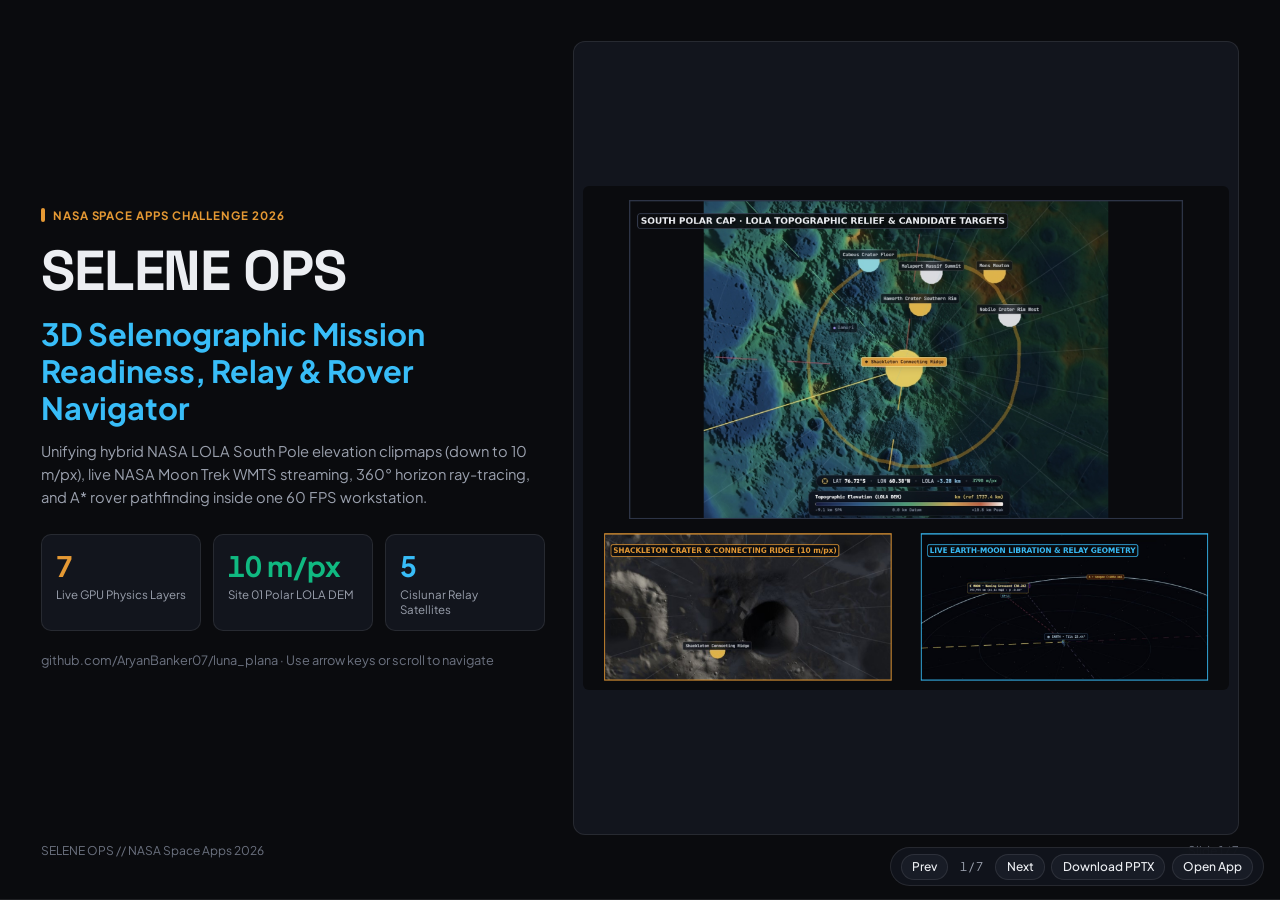
<file: public/presentation.html>
<!DOCTYPE html>
<html lang="en">
<head>
  <meta charset="UTF-8" />
  <meta name="viewport" content="width=device-width, initial-scale=1.0" />
  <title>SELENE OPS // NASA Space Apps 2026 Presentation</title>
  <link rel="preconnect" href="https://fonts.googleapis.com" />
  <link rel="preconnect" href="https://fonts.gstatic.com" crossorigin />
  <link href="https://fonts.googleapis.com/css2?family=Plus+Jakarta+Sans:wght@400;500;600;700&family=Space+Grotesk:wght@600;700&display=swap" rel="stylesheet" />
  <style>
    :root {
      --bg-void: #0a0b0e;
      --bg-surface: #12151d;
      --bg-control: #181c26;
      --border: rgba(255, 255, 255, 0.09);
      --text-primary: #eceef2;
      --text-secondary: #9ba1ae;
      --text-muted: #6c7280;
      --amber: #e59934;
      --cyan: #38bdf8;
      --emerald: #10b981;
      --red: #ef4444;
      --slide-padding: clamp(1rem, 3.2vw, 3rem);
    }
    * { box-sizing: border-box; margin: 0; padding: 0; }
    html, body { height: 100%; overflow: hidden; background: var(--bg-void); color: var(--text-primary); font-family: 'Plus Jakarta Sans', -apple-system, sans-serif; }
    .deck { height: 100dvh; width: 100vw; overflow-y: auto; scroll-snap-type: y mandatory; scroll-behavior: smooth; }
    .slide {
      width: 100vw; height: 100vh; height: 100dvh; overflow: hidden;
      scroll-snap-align: start; display: flex; flex-direction: column; justify-content: space-between;
      padding: var(--slide-padding); position: relative; border-bottom: 1px solid var(--border);
    }
    .title-font { font-family: 'Space Grotesk', sans-serif; letter-spacing: -0.02em; }
    .header { border-bottom: 1px solid var(--border); padding-bottom: clamp(0.45rem, 1vh, 0.85rem); margin-bottom: clamp(0.75rem, 1.5vh, 1.25rem); }
    .kicker { display: inline-flex; align-items: center; gap: 0.5rem; font-size: clamp(0.68rem, 0.9vw, 0.82rem); font-weight: 700; letter-spacing: 0.08em; color: var(--amber); text-transform: uppercase; }
    .kicker::before { content: ''; width: 4px; height: 14px; background: var(--amber); border-radius: 2px; }
    h1 { font-size: clamp(2.1rem, 4.4vw, 3.6rem); line-height: 1.08; margin-top: 0.6rem; }
    h2 { font-size: clamp(1.25rem, 2.4vw, 2rem); line-height: 1.2; margin-top: 0.25rem; }
    .subtitle { font-size: clamp(0.82rem, 1.15vw, 1rem); color: var(--text-secondary); margin-top: 0.3rem; }
    .split { flex: 1; min-height: 0; display: grid; grid-template-columns: minmax(280px, 1fr) minmax(320px, 1.32fr); gap: clamp(1rem, 2.2vw, 2rem); align-items: stretch; }
    .stack { display: flex; flex-direction: column; gap: clamp(0.5rem, 1vh, 0.85rem); justify-content: center; min-height: 0; }
    .card {
      background: var(--bg-surface); border: 1px solid var(--border); border-radius: 10px;
      padding: clamp(0.6rem, 1.15vh, 0.95rem) clamp(0.75rem, 1.2vw, 1.1rem);
      border-left: 3px solid var(--amber);
    }
    .card.cyan { border-left-color: var(--cyan); }
    .card.emerald { border-left-color: var(--emerald); }
    .card.red { border-left-color: var(--red); }
    .card h3 { font-size: clamp(0.84rem, 1.1vw, 1rem); font-weight: 600; color: var(--text-primary); }
    .card p { font-size: clamp(0.74rem, 0.96vw, 0.88rem); color: var(--text-secondary); line-height: 1.42; margin-top: 0.25rem; }
    .fig-frame {
      background: var(--bg-surface); border: 1px solid var(--border); border-radius: 12px;
      padding: 0.55rem; display: flex; align-items: center; justify-content: center; min-height: 0; overflow: hidden;
    }
    .fig-frame img { max-width: 100%; max-height: 100%; object-fit: contain; border-radius: 6px; }
    .kpi-row { display: grid; grid-template-columns: repeat(3, 1fr); gap: 0.75rem; margin-top: 1rem; }
    .kpi { background: var(--bg-surface); border: 1px solid var(--border); border-radius: 10px; padding: 0.85rem; }
    .kpi strong { display: block; font-size: clamp(1.3rem, 2.2vw, 1.9rem); font-variant-numeric: tabular-nums; }
    .kpi span { display: block; font-size: clamp(0.7rem, 0.9vw, 0.82rem); color: var(--text-secondary); margin-top: 0.2rem; }
    table { width: 100%; border-collapse: collapse; font-size: clamp(0.7rem, 0.92vw, 0.84rem); background: var(--bg-surface); border: 1px solid var(--border); border-radius: 10px; overflow: hidden; }
    th, td { text-align: left; padding: clamp(0.4rem, 0.8vh, 0.65rem) 0.75rem; border-bottom: 1px solid var(--border); }
    th { background: var(--bg-control); color: var(--amber); font-weight: 600; }
    td { color: var(--text-secondary); }
    td:first-child { color: var(--text-primary); font-weight: 600; }
    .footer { display: flex; align-items: center; justify-content: space-between; font-size: 0.75rem; color: var(--text-muted); padding-top: 0.5rem; }
    .nav-bar {
      position: fixed; right: 1rem; bottom: 0.85rem; z-index: 50; display: flex; align-items: center; gap: 0.4rem;
      background: rgba(18, 21, 29, 0.92); backdrop-filter: blur(12px); border: 1px solid var(--border); border-radius: 999px; padding: 0.35rem 0.6rem;
    }
    .nav-btn {
      background: var(--bg-control); color: var(--text-primary); border: 1px solid var(--border);
      border-radius: 999px; padding: 0.28rem 0.65rem; font-size: 0.75rem; font-family: inherit; font-weight: 500; cursor: pointer; text-decoration: none;
    }
    .nav-btn:hover { background: #eceef2; color: #0a0b0e; }
    @media (max-width: 860px) { .split { grid-template-columns: 1fr; } .fig-frame { max-height: 38vh; } }
  </style>
</head>
<body>
  <div class="nav-bar">
    <button class="nav-btn" onclick="go(-1)">Prev</button>
    <span id="counter" style="font-size:0.75rem; color:#9ba1ae; padding:0 0.35rem; font-variant-numeric:tabular-nums;">1 / 7</span>
    <button class="nav-btn" onclick="go(1)">Next</button>
    <a class="nav-btn" href="./SELENE_OPS_SpaceApps_2026_Presentation.pptx" download>Download PPTX</a>
    <a class="nav-btn" href="./">Open App</a>
  </div>

  <main class="deck" id="deck">
    <section class="slide">
      <div class="split">
        <div class="stack">
          <div class="kicker">NASA Space Apps Challenge 2026</div>
          <h1 class="title-font">SELENE OPS</h1>
          <h2 style="color:var(--cyan); margin-top:0.3rem;">3D Selenographic Mission Readiness, Relay &amp; Rover Navigator</h2>
          <p class="subtitle" style="line-height:1.55;">Unifying hybrid NASA LOLA South Pole elevation clipmaps (down to 10 m/px), live NASA Moon Trek WMTS streaming, 360° horizon ray-tracing, and A* rover pathfinding inside one 60 FPS workstation.</p>
          <div class="kpi-row">
            <div class="kpi"><strong style="color:var(--amber);">7</strong><span>Live GPU Physics Layers</span></div>
            <div class="kpi"><strong style="color:var(--emerald);">10 m/px</strong><span>Site 01 Polar LOLA DEM</span></div>
            <div class="kpi"><strong style="color:var(--cyan);">5</strong><span>Cislunar Relay Satellites</span></div>
          </div>
          <div style="margin-top:0.75rem; font-size:0.8rem; color:var(--text-muted);">github.com/AryanBanker07/luna_plana · Use arrow keys or scroll to navigate</div>
        </div>
        <div class="fig-frame"><img src="./slides/slide1_hero_composite.png" alt="SELENE OPS South Pole 3D View" /></div>
      </div>
      <div class="footer"><span>SELENE OPS // NASA Space Apps 2026</span><span>Slide 1 / 7</span></div>
    </section>

    <section class="slide">
      <div class="header">
        <div class="kicker">01 // The Engineering Problem</div>
        <h2>Why Lunar South Pole Landings Fail Without Coupled Analysis</h2>
        <p class="subtitle">Artemis and CLPS landers operate inside millimeter-tight solar, thermal, slope, and Earth-libration margins.</p>
      </div>
      <div class="split">
        <div class="stack">
          <div class="card"><h3>Grazing Sunlight (0° to 3° Incidence)</h3><p>Shifting just 2 km off Shackleton Connecting Ridge drops annual solar duty from 86.5% to 0% permanent darkness.</p></div>
          <div class="card cyan"><h3>Cryogenic Cold Traps (25–45 K)</h3><p>Permanently Shadowed Regions store up to 5.5 wt% water ice alongside deep thermal survival hazards.</p></div>
          <div class="card emerald"><h3>Touchdown Slope Limits (&gt;12° NO-GO)</h3><p>CLPS and HLS 4-leg landers require flat &lt;8° pads surrounded by 25°–32° inner crater walls.</p></div>
          <div class="card red"><h3>27.2-Day Optical Libration (±6.68°)</h3><p>Earth dips behind crater rims for ~13 days every synodic cycle, blocking Direct-to-Earth links without relays.</p></div>
        </div>
        <div class="fig-frame"><img src="./slides/slide2_south_pole_constraints.png" alt="Shackleton Crater LOLA Profile" /></div>
      </div>
      <div class="footer"><span>SELENE OPS // NASA Space Apps 2026</span><span>Slide 2 / 7</span></div>
    </section>

    <section class="slide">
      <div class="header">
        <div class="kicker">02 // Hybrid Multi-Resolution Architecture</div>
        <h2>10 m/px Local South Pole + Google Maps–Style Moon Trek WMTS</h2>
        <p class="subtitle">Zero multi-gigabyte disk bloat while preserving polar stereographic displacement and 60 FPS interactivity.</p>
      </div>
      <div class="split">
        <div class="stack">
          <div class="card"><h3>3-Tier South Polar Stereographic Pyramid</h3><p>Algebraic polar projection (IAU2000:30162) removes pole pinching, combining LROC NAC 35 m/px, Artemis 75 m/px, and 16-bit LOLA DEMs down to 10 m/px at Site 01.</p></div>
          <div class="card cyan"><h3>Live NASA Moon Trek OGC WMTS Streaming</h3><p>wmtsTileStreamer.ts fetches 256×256 global tiles (z=4..8) into a 4×4 RAM clipmap with a 192-tile LRU cache and parent-tile fallback.</p></div>
          <div class="card emerald"><h3>Altitude-Adaptive Dynamic 3D Scaling</h3><p>All beacons, labels, waypoints, and the articulated 3D rover shrink cleanly to 18–20% close to the surface so fine craters stay unobstructed.</p></div>
        </div>
        <div class="fig-frame"><img src="./slides/slide3_hybrid_architecture.png" alt="Hybrid Terrain Architecture" /></div>
      </div>
      <div class="footer"><span>SELENE OPS // NASA Space Apps 2026</span><span>Slide 3 / 7</span></div>
    </section>

    <section class="slide">
      <div class="header">
        <div class="kicker">03 // GPU Shader Engine</div>
        <h2>Seven Synchronized Multi-Physics Planetary Layers (60 FPS)</h2>
        <p class="subtitle">Real-time WebGL shaders evaluate optical reflectance, LOLA topography, Diviner temperatures, slopes, lighting, ice, and comms.</p>
      </div>
      <div class="fig-frame" style="flex:1; min-height:0;"><img src="./slides/slide4_multi_physics_heatmaps.png" alt="7 Multi-Physics Heatmaps" /></div>
      <div class="footer"><span>SELENE OPS // NASA Space Apps 2026</span><span>Slide 4 / 7</span></div>
    </section>

    <section class="slide">
      <div class="header">
        <div class="kicker">04 // Readiness &amp; Relay Tracking</div>
        <h2>Transparent 100-Point Readiness Model &amp; Cislunar Constellation</h2>
        <p class="subtitle">Explains exactly why a landing target is GO, CAUTION, or NO-GO at any past or future UTC mission epoch.</p>
      </div>
      <div class="split">
        <div class="stack">
          <div class="card emerald"><h3>GO (≥ 76/100) vs. Automatic NO-GO Rules</h3><p>Slope &gt;12°, solar eclipse (&lt;150 W/m²), or total DTE/relay blackout trigger automatic NO-GO status.</p></div>
          <div class="card"><h3>Weighted Subsystem Breakdown (/100)</h3><p>Solar Power (/30) + Earth &amp; Relay Comms (/26) + Slope (/20) + Thermal 95–375 K (/14) + Ice/Solar Duty (/10).</p></div>
          <div class="card cyan"><h3>36-Azimuth Horizon Ray-Tracing &amp; 5 Relays</h3><p>Ray-marches LOLA crater rims around a 2 m mast and propagates LRO, Danuri, Queqiao-2, CAPSTONE NRHO, and Pathfinder.</p></div>
        </div>
        <div class="fig-frame"><img src="./slides/slide5_readiness_and_relays.png" alt="Readiness Breakdown and Relays" /></div>
      </div>
      <div class="footer"><span>SELENE OPS // NASA Space Apps 2026</span><span>Slide 5 / 7</span></div>
    </section>

    <section class="slide">
      <div class="header">
        <div class="kicker">05 // Surface Mobility</div>
        <h2>Singularity-Free Polar A* Rover Traverse &amp; Energy Planner</h2>
        <p class="subtitle">Tangent-plane pathfinding routes safely around steep crater scarps and models net battery State-of-Charge.</p>
      </div>
      <div class="split">
        <div class="stack">
          <div class="card cyan"><h3>Gnomonic 43×31 Polar Grid</h3><p>Orthonormal tangent plane eliminates -90° longitude pinching with 16-direction transitions.</p></div>
          <div class="card emerald"><h3>Soft-Barrier Slope Avoidance</h3><p>Penalizes steep inclines to keep traverses within rover climb envelopes vs. dangerous straight lines.</p></div>
          <div class="card"><h3>Lunar Terramechanics Physics</h3><p>Integrates g = 1.625 m/s², slip losses, downhill regen, hotel load, and local-horizon solar recharge.</p></div>
          <div class="card"><h3>Epoch-Synced Telemetry Exports</h3><p>Includes 3D animated rover playback and high-DPI interactive SVG/PNG telemetry plots.</p></div>
        </div>
        <div class="fig-frame"><img src="./slides/slide6_rover_traverse.png" alt="A* Rover Traverse & Plot" /></div>
      </div>
      <div class="footer"><span>SELENE OPS // NASA Space Apps 2026</span><span>Slide 6 / 7</span></div>
    </section>

    <section class="slide">
      <div class="header">
        <div class="kicker">06 // Data Provenance &amp; Impact</div>
        <h2>Anchored to Official Space Agency Data &amp; Open-Source WebGL</h2>
        <p class="subtitle">Ready for Artemis III &amp; CLPS mission engineers, hackathon judges, and STEM lunar navigation outreach.</p>
      </div>
      <div class="split" style="grid-template-columns: 1.45fr 1fr;">
        <div style="display:flex; align-items:center;">
          <table>
            <thead><tr><th>Dataset / Service</th><th>Agency / Source</th><th>Role in SELENE OPS</th></tr></thead>
            <tbody>
              <tr><td>NASA Moon Trek WMTS</td><td>NASA Solar System Treks</td><td>Live global 303 ppd WAC tile stream (z=4..8)</td></tr>
              <tr><td>LOLA 16-bit Global &amp; Polar</td><td>NASA GSFC / MIT PDS</td><td>3D relief, slope gradients &amp; horizon masking</td></tr>
              <tr><td>Artemis Site 01 (10 m/px)</td><td>NASA GSFC PGDA</td><td>Tactical crater-rim rover &amp; lander hazard DEM</td></tr>
              <tr><td>LROC WAC / NAC Mosaics</td><td>ASU LROC QuickMap</td><td>35 m/px &amp; 75 m/px polar imagery + natural albedo</td></tr>
              <tr><td>Diviner Radiometer (DLRE)</td><td>UCLA / NASA LRO</td><td>Bolometric temp calibration (25–395 K PSRs)</td></tr>
              <tr><td>LPNS &amp; LEND Volatiles</td><td>NASA Lunar Prospector</td><td>Polar water-ice cold-trap concentrations</td></tr>
              <tr><td>JPL Horizons &amp; CSA</td><td>NASA JPL / CSA</td><td>Ephemeris validation &amp; rover mobility bounds</td></tr>
            </tbody>
          </table>
        </div>
        <div class="stack">
          <div class="card cyan"><h3>Zero-Install Browser Stack</h3><p>React 18 · TypeScript · Three.js / WebGL · Tailwind CSS · Vite · Python PDS/PGDA tile pipeline.</p></div>
          <div class="card emerald"><h3>Readable Mission-First Design</h3><p>Unified Space Grotesk + Plus Jakarta Sans typography, collapsible ribbon tabs, and clear GO/NO-GO scoring rules.</p></div>
          <div class="card"><h3>Project Submission Assets</h3><p>Live App: selene-ops.vercel.app<br/>Repo: github.com/AryanBanker07/selene_ops<br/>PowerPoint Deck: SELENE_OPS_SpaceApps_2026_Presentation.pptx</p></div>
        </div>
      </div>
      <div class="footer"><span>SELENE OPS // NASA Space Apps 2026</span><span>Slide 7 / 7</span></div>
    </section>
  </main>

  <script>
    const deck = document.getElementById('deck');
    const counter = document.getElementById('counter');
    const slides = Array.from(document.querySelectorAll('.slide'));
    let idx = 0;
    function updateCounter() {
      idx = Math.round(deck.scrollTop / window.innerHeight);
      counter.textContent = (idx + 1) + ' / ' + slides.length;
    }
    function go(delta) {
      const next = Math.max(0, Math.min(slides.length - 1, idx + delta));
      slides[next].scrollIntoView({ behavior: 'smooth' });
    }
    deck.addEventListener('scroll', () => requestAnimationFrame(updateCounter));
    window.addEventListener('keydown', (e) => {
      if (['ArrowDown', 'ArrowRight', 'PageDown', ' '].includes(e.key)) { e.preventDefault(); go(1); }
      else if (['ArrowUp', 'ArrowLeft', 'PageUp'].includes(e.key)) { e.preventDefault(); go(-1); }
    });
  </script>
</body>
</html>
</file>
